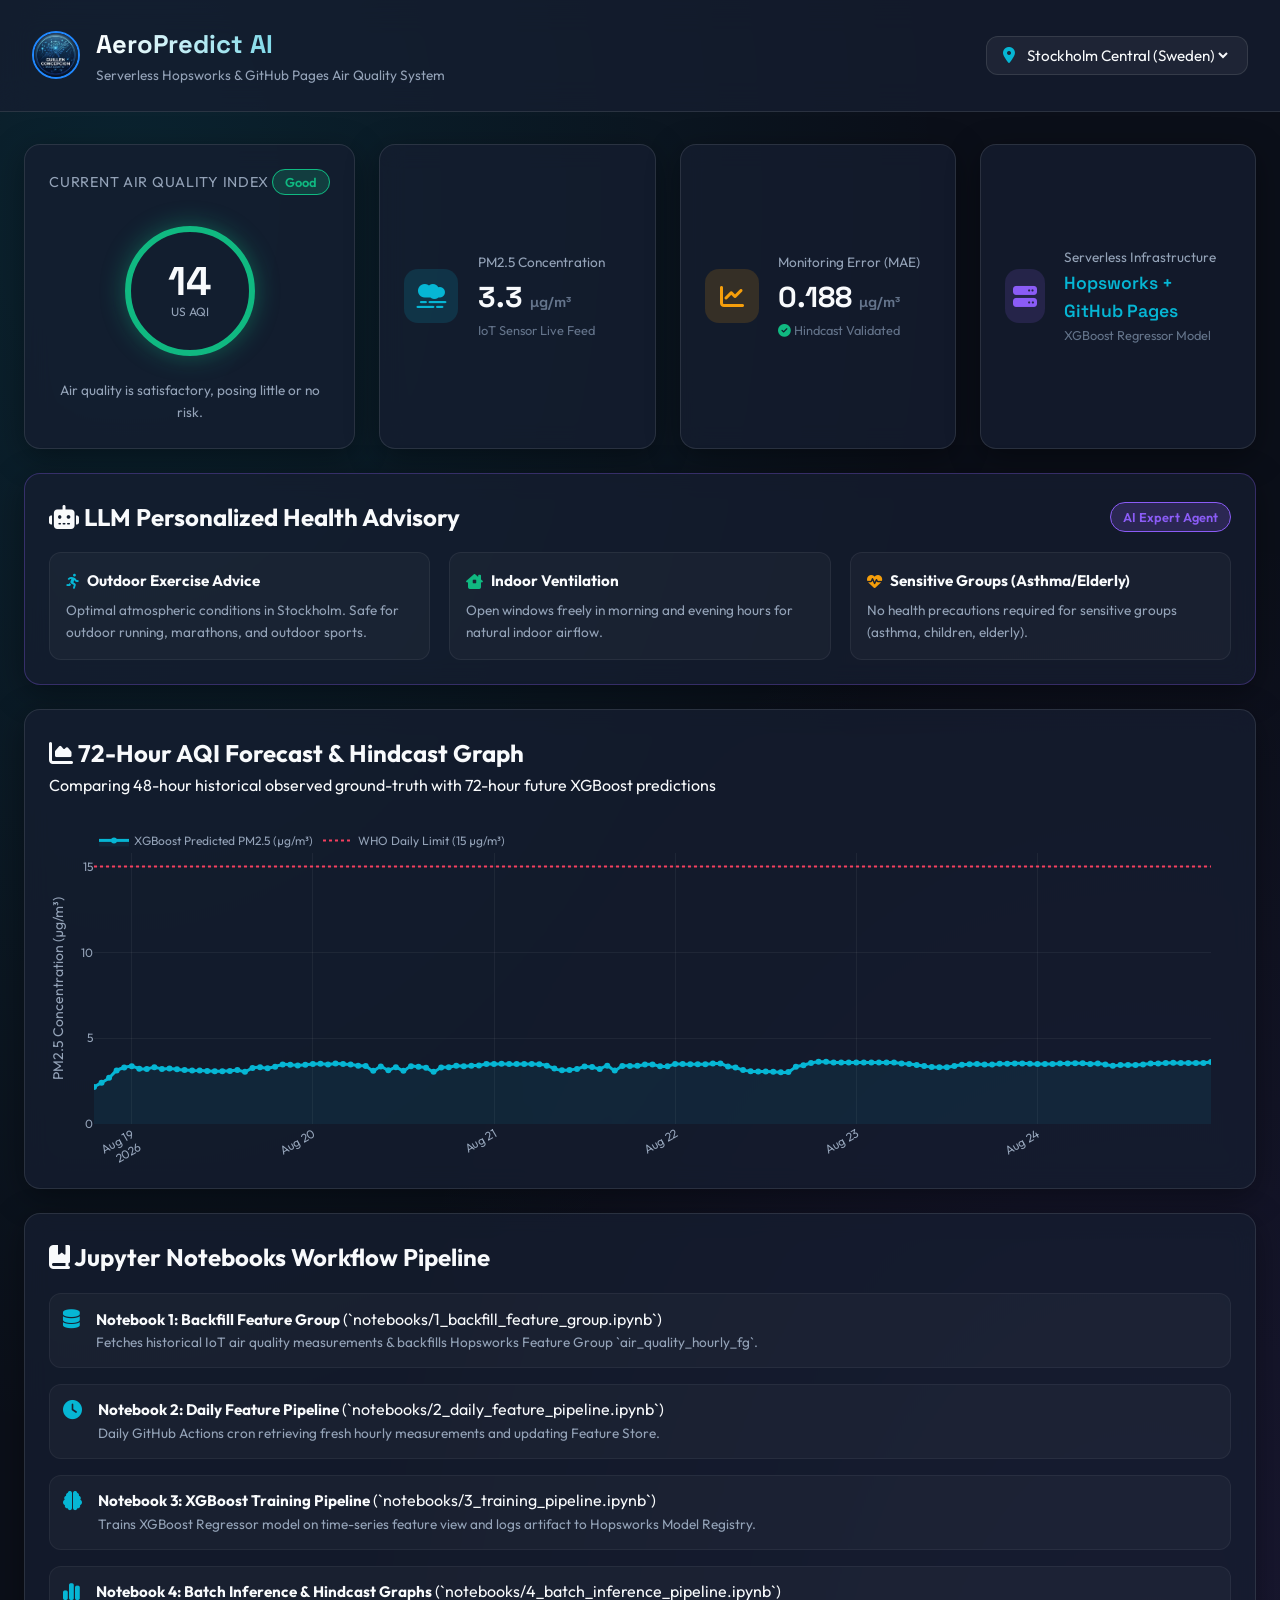
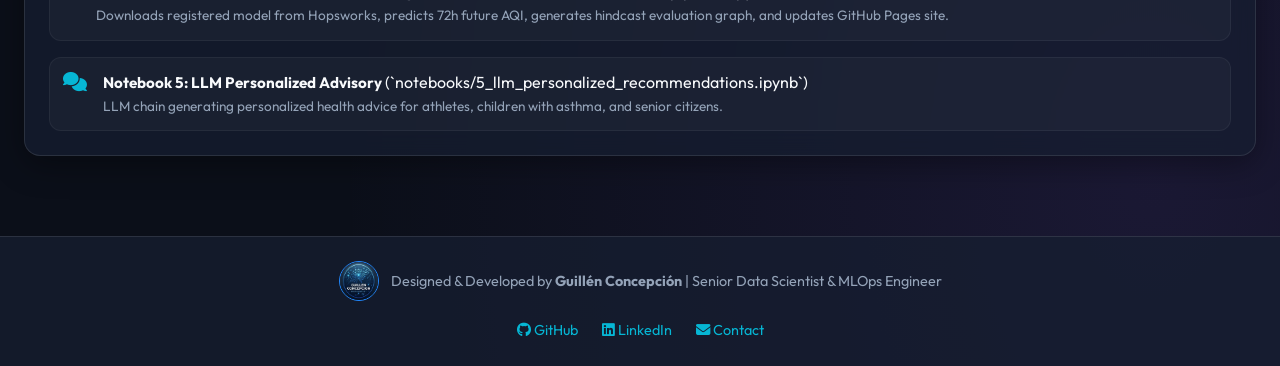
<file: docs/index.html>
<!DOCTYPE html>
<html lang="en">
<head>
  <meta charset="UTF-8">
  <meta name="viewport" content="width=device-width, initial-scale=1.0">
  <title>Air Quality AI Forecast | GitHub Pages & Hopsworks MLOps Platform</title>
  <meta name="description" content="Serverless IoT Air Quality Forecast and Hindcast graphs powered by Hopsworks, XGBoost, and GitHub Actions.">

  <!-- Google Fonts -->
  <link rel="preconnect" href="https://fonts.googleapis.com">
  <link rel="preconnect" href="https://fonts.gstatic.com" crossorigin>
  <link href="https://fonts.googleapis.com/css2?family=Outfit:wght@300;400;500;600;700&family=Space+Grotesk:wght@500;700&display=swap" rel="stylesheet">
  <link rel="stylesheet" href="https://cdnjs.cloudflare.com/ajax/libs/font-awesome/6.4.0/css/all.min.css">
  <script src="https://cdn.plot.ly/plotly-2.26.0.min.js"></script>
  <link rel="stylesheet" href="styles.css">
</head>
<body>

  <header class="app-header">
    <div class="logo-group">
      <img src="img%20Dara%20Scientist.png" alt="Guillén Concepción Data Scientist" class="author-avatar-img" style="height: 48px; width: 48px; border-radius: 50%; object-fit: cover; border: 2px solid #2088FF;">
      <div>
        <h1>AeroPredict AI</h1>
        <p class="subtitle">Serverless Hopsworks & GitHub Pages Air Quality System</p>
      </div>
    </div>
    <div class="header-actions">
      <div class="location-picker">
        <i class="fa-solid fa-location-dot"></i>
        <select id="locationSelect" aria-label="Select City Location">
          <option value="Stockholm" selected>Stockholm Central (Sweden)</option>
          <option value="Dublin">Dublin City Center (Ireland)</option>
          <option value="Madrid">Madrid Retiro (Spain)</option>
        </select>
      </div>
    </div>
  </header>

  <main class="dashboard-container">
    <section class="kpi-grid">
      <div class="glass-card aqi-card">
        <div class="card-header">
          <span class="card-title">Current Air Quality Index</span>
          <span class="badge" id="aqiBadge">Good</span>
        </div>
        <div class="gauge-wrapper">
          <div class="aqi-circle" id="aqiCircle">
            <span class="aqi-number" id="aqiValue">36</span>
            <span class="aqi-unit">US AQI</span>
          </div>
        </div>
        <p class="aqi-status-text" id="aqiDescription">Air quality is satisfactory for public health.</p>
      </div>

      <div class="glass-card kpi-card">
        <div class="kpi-icon pm25-icon"><i class="fa-solid fa-smog"></i></div>
        <div class="kpi-details">
          <span class="kpi-label">PM2.5 Concentration</span>
          <div class="kpi-value"><span id="pm25Value">8.7</span> <span class="unit">µg/m³</span></div>
          <p class="kpi-subtext">IoT Sensor Live Feed</p>
        </div>
      </div>

      <div class="glass-card kpi-card">
        <div class="kpi-icon drift-icon"><i class="fa-solid fa-chart-line"></i></div>
        <div class="kpi-details">
          <span class="kpi-label">Monitoring Error (MAE)</span>
          <div class="kpi-value"><span id="maeValue">1.52</span> <span class="unit">µg/m³</span></div>
          <p class="kpi-subtext"><i class="fa-solid fa-circle-check text-success"></i> Hindcast Validated</p>
        </div>
      </div>

      <div class="glass-card kpi-card">
        <div class="kpi-icon ops-icon"><i class="fa-solid fa-server"></i></div>
        <div class="kpi-details">
          <span class="kpi-label">Serverless Infrastructure</span>
          <div class="kpi-value-text">Hopsworks + GitHub Pages</div>
          <p class="kpi-subtext">XGBoost Regressor Model</p>
        </div>
      </div>
    </section>

    <!-- LLM Personalized Advisory Panel -->
    <section class="glass-card llm-panel">
      <div class="card-header flex-between">
        <h2><i class="fa-solid fa-robot"></i> LLM Personalized Health Advisory</h2>
        <span class="badge" style="background: rgba(139, 92, 246, 0.2); color: #8b5cf6; border-color: #8b5cf6;">AI Expert Agent</span>
      </div>
      <div class="llm-grid">
        <div class="llm-box">
          <strong><i class="fa-solid fa-person-running text-cyan"></i> Outdoor Exercise Advice</strong>
          <p id="llmActivity">Ideal conditions for outdoor workouts, running, and cycling. Air quality poses no restriction.</p>
        </div>
        <div class="llm-box">
          <strong><i class="fa-solid fa-house-chimney-window text-emerald"></i> Indoor Ventilation</strong>
          <p id="llmVentilation">Open windows freely during early morning and late evening to circulate fresh air.</p>
        </div>
        <div class="llm-box">
          <strong><i class="fa-solid fa-heart-pulse text-amber"></i> Sensitive Groups (Asthma/Elderly)</strong>
          <p id="llmSensitive">No special health precautions required for sensitive groups under current atmospheric conditions.</p>
        </div>
      </div>
    </section>

    <!-- Forecast & Hindcast Chart -->
    <section class="glass-card chart-card">
      <div class="card-header flex-between">
        <div>
          <h2><i class="fa-solid fa-chart-area"></i> 72-Hour AQI Forecast & Hindcast Graph</h2>
          <p class="section-subtitle">Comparing 48-hour historical observed ground-truth with 72-hour future XGBoost predictions</p>
        </div>
      </div>
      <div id="forecastChart" class="chart-container"></div>
    </section>

    <!-- Jupyter Notebooks Pipeline Directory -->
    <section class="glass-card">
      <div class="card-header">
        <h2><i class="fa-solid fa-book-bookmark"></i> Jupyter Notebooks Workflow Pipeline</h2>
      </div>
      <div class="arch-list">
        <div class="arch-item">
          <i class="fa-solid fa-database arch-icon"></i>
          <div>
            <strong>Notebook 1: Backfill Feature Group</strong> (`notebooks/1_backfill_feature_group.ipynb`)
            <p>Fetches historical IoT air quality measurements & backfills Hopsworks Feature Group `air_quality_hourly_fg`.</p>
          </div>
        </div>
        <div class="arch-item">
          <i class="fa-solid fa-clock arch-icon"></i>
          <div>
            <strong>Notebook 2: Daily Feature Pipeline</strong> (`notebooks/2_daily_feature_pipeline.ipynb`)
            <p>Daily GitHub Actions cron retrieving fresh hourly measurements and updating Feature Store.</p>
          </div>
        </div>
        <div class="arch-item">
          <i class="fa-solid fa-brain arch-icon"></i>
          <div>
            <strong>Notebook 3: XGBoost Training Pipeline</strong> (`notebooks/3_training_pipeline.ipynb`)
            <p>Trains XGBoost Regressor model on time-series feature view and logs artifact to Hopsworks Model Registry.</p>
          </div>
        </div>
        <div class="arch-item">
          <i class="fa-solid fa-chart-simple arch-icon"></i>
          <div>
            <strong>Notebook 4: Batch Inference & Hindcast Graphs</strong> (`notebooks/4_batch_inference_pipeline.ipynb`)
            <p>Downloads registered model from Hopsworks, predicts 72h future AQI, generates hindcast evaluation graph, and updates GitHub Pages site.</p>
          </div>
        </div>
        <div class="arch-item">
          <i class="fa-solid fa-comments arch-icon"></i>
          <div>
            <strong>Notebook 5: LLM Personalized Advisory</strong> (`notebooks/5_llm_personalized_recommendations.ipynb`)
            <p>LLM chain generating personalized health advice for athletes, children with asthma, and senior citizens.</p>
          </div>
        </div>
      </div>
    </section>
  </main>

  <footer class="app-footer">
    <div class="footer-profile" style="display: flex; align-items: center; justify-content: center; gap: 12px; margin-bottom: 10px;">
      <img src="img%20Dara%20Scientist.png" alt="Guillén Concepción" style="height: 40px; width: 40px; border-radius: 50%; border: 1.5px solid #2088FF;">
      <p style="margin: 0;">Designed & Developed by <strong>Guillén Concepción</strong> | Senior Data Scientist & MLOps Engineer</p>
    </div>
    <div class="social-links">
      <a href="https://github.com/GuillenConcepcion/DS-AeroPredict-AI-Enterprise-Serverless-MLOps-RAG-LLM-Air-Quality-Forecasting-Platform" target="_blank"><i class="fa-brands fa-github"></i> GitHub</a>
      <a href="https://www.linkedin.com/in/guillen-concepcion-25266b127" target="_blank"><i class="fa-brands fa-linkedin"></i> LinkedIn</a>
      <a href="mailto:guillenconcepcion@gmail.com"><i class="fa-solid fa-envelope"></i> Contact</a>
    </div>
  </footer>

  <script src="app.js"></script>
</body>
</html>
</file>
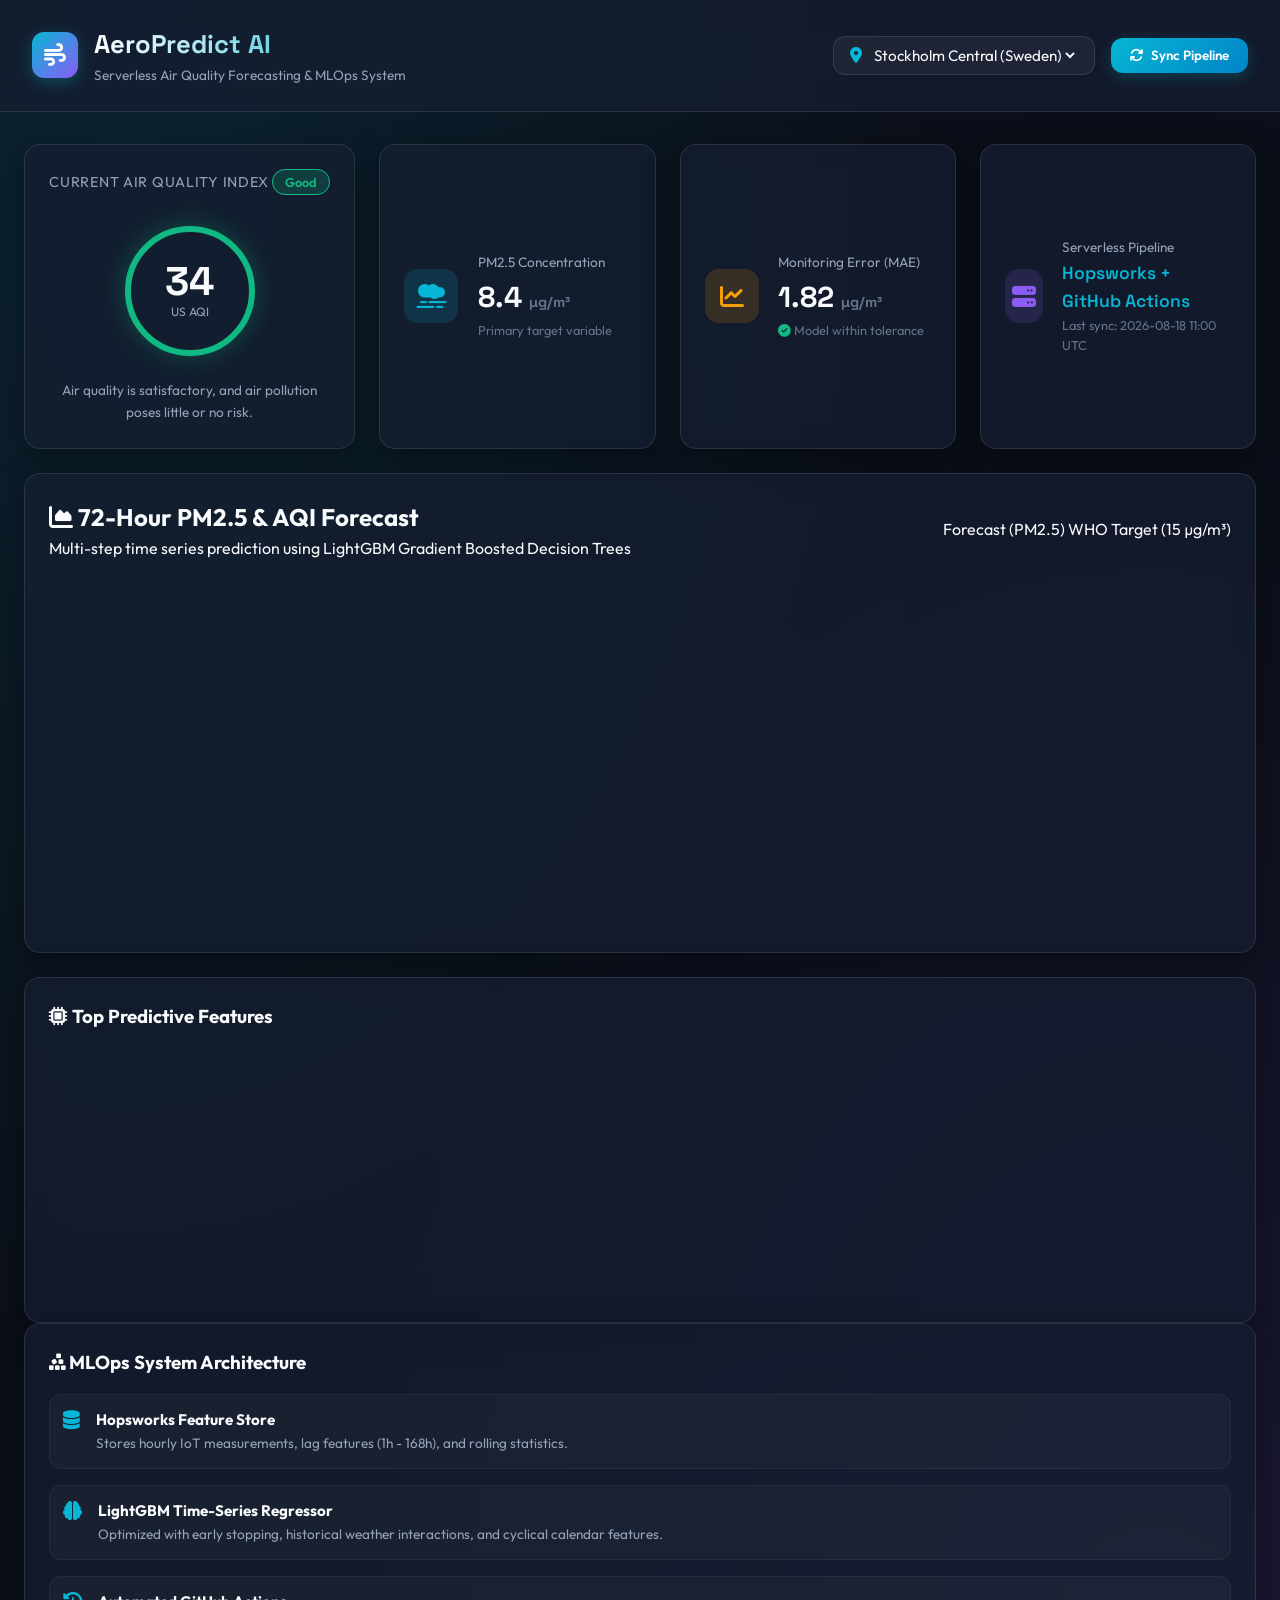
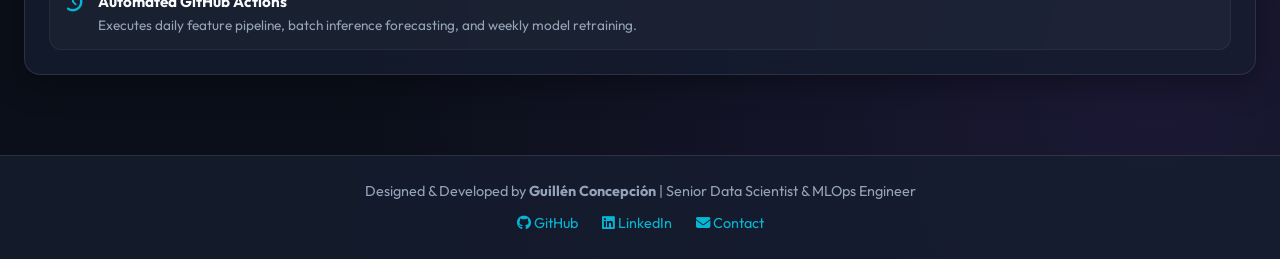
<file: web/index.html>
<!DOCTYPE html>
<html lang="en">
<head>
  <meta charset="UTF-8">
  <meta name="viewport" content="width=device-width, initial-scale=1.0">
  <title>Air Quality AI Forecast | Serverless MLOps Platform</title>
  <meta name="description" content="Real-time IoT Air Quality Forecasting System powered by Hopsworks, LightGBM, and GitHub Actions.">

  <!-- Google Fonts -->
  <link rel="preconnect" href="https://fonts.googleapis.com">
  <link rel="preconnect" href="https://fonts.gstatic.com" crossorigin>
  <link href="https://fonts.googleapis.com/css2?family=Outfit:wght@300;400;500;600;700&family=Space+Grotesk:wght@500;700&display=swap" rel="stylesheet">

  <!-- FontAwesome Icons -->
  <link rel="stylesheet" href="https://cdnjs.cloudflare.com/ajax/libs/font-awesome/6.4.0/css/all.min.css">

  <!-- Plotly.js -->
  <script src="https://cdn.plot.ly/plotly-2.26.0.min.js"></script>

  <link rel="stylesheet" href="styles.css">
</head>
<body>

  <!-- Header Banner -->
  <header class="app-header">
    <div class="logo-group">
      <div class="logo-icon"><i class="fa-solid fa-wind"></i></div>
      <div>
        <h1>AeroPredict AI</h1>
        <p class="subtitle">Serverless Air Quality Forecasting & MLOps System</p>
      </div>
    </div>
    <div class="header-actions">
      <div class="location-picker">
        <i class="fa-solid fa-location-dot"></i>
        <select id="locationSelect" aria-label="Select City Location">
          <option value="Stockholm" selected>Stockholm Central (Sweden)</option>
          <option value="Dublin">Dublin City Center (Ireland)</option>
          <option value="Madrid">Madrid Retiro (Spain)</option>
        </select>
      </div>
      <button id="refreshBtn" class="btn-refresh" title="Refresh Live Data">
        <i class="fa-solid fa-arrows-rotate"></i> Sync Pipeline
      </button>
    </div>
  </header>

  <main class="dashboard-container">

    <!-- KPI Summary Grid -->
    <section class="kpi-grid">

      <!-- AQI Gauge Card -->
      <div class="glass-card aqi-card">
        <div class="card-header">
          <span class="card-title">Current Air Quality Index</span>
          <span class="badge" id="aqiBadge">Good</span>
        </div>
        <div class="gauge-wrapper">
          <div class="aqi-circle" id="aqiCircle">
            <span class="aqi-number" id="aqiValue">34</span>
            <span class="aqi-unit">US AQI</span>
          </div>
        </div>
        <p class="aqi-status-text" id="aqiDescription">Air quality is satisfactory, and air pollution poses little or no risk.</p>
      </div>

      <!-- PM2.5 Concentration Card -->
      <div class="glass-card kpi-card">
        <div class="kpi-icon pm25-icon"><i class="fa-solid fa-smog"></i></div>
        <div class="kpi-details">
          <span class="kpi-label">PM2.5 Concentration</span>
          <div class="kpi-value"><span id="pm25Value">8.4</span> <span class="unit">µg/m³</span></div>
          <p class="kpi-subtext">Primary target variable</p>
        </div>
      </div>

      <!-- MLOps Drift Monitor -->
      <div class="glass-card kpi-card">
        <div class="kpi-icon drift-icon"><i class="fa-solid fa-chart-line"></i></div>
        <div class="kpi-details">
          <span class="kpi-label">Monitoring Error (MAE)</span>
          <div class="kpi-value"><span id="maeValue">1.82</span> <span class="unit">µg/m³</span></div>
          <p class="kpi-subtext"><i class="fa-solid fa-circle-check text-success"></i> Model within tolerance</p>
        </div>
      </div>

      <!-- Serverless Pipeline Status -->
      <div class="glass-card kpi-card">
        <div class="kpi-icon ops-icon"><i class="fa-solid fa-server"></i></div>
        <div class="kpi-details">
          <span class="kpi-label">Serverless Pipeline</span>
          <div class="kpi-value-text"><span id="pipelineStatus">Hopsworks + GitHub Actions</span></div>
          <p class="kpi-subtext" id="lastUpdatedTime">Last sync: 2026-08-18 11:00 UTC</p>
        </div>
      </div>

    </section>

    <!-- Forecast Plot Section -->
    <section class="glass-card chart-card">
      <div class="card-header flex-between">
        <div>
          <h2><i class="fa-solid fa-chart-area"></i> 72-Hour PM2.5 & AQI Forecast</h2>
          <p class="section-subtitle">Multi-step time series prediction using LightGBM Gradient Boosted Decision Trees</p>
        </div>
        <div class="chart-legend">
          <span class="legend-item"><span class="dot forecast-dot"></span> Forecast (PM2.5)</span>
          <span class="legend-item"><span class="dot threshold-dot"></span> WHO Target (15 µg/m³)</span>
        </div>
      </div>
      <div id="forecastChart" class="chart-container"></div>
    </section>

    <!-- Feature Importance & Model Details -->
    <section class="grid-2col">
      <div class="glass-card">
        <div class="card-header">
          <h3><i class="fa-solid fa-microchip"></i> Top Predictive Features</h3>
        </div>
        <div id="featureImportanceChart" class="chart-container-sm"></div>
      </div>

      <div class="glass-card">
        <div class="card-header">
          <h3><i class="fa-solid fa-cubes-stacked"></i> MLOps System Architecture</h3>
        </div>
        <div class="arch-list">
          <div class="arch-item">
            <i class="fa-solid fa-database arch-icon"></i>
            <div>
              <strong>Hopsworks Feature Store</strong>
              <p>Stores hourly IoT measurements, lag features (1h - 168h), and rolling statistics.</p>
            </div>
          </div>
          <div class="arch-item">
            <i class="fa-solid fa-brain arch-icon"></i>
            <div>
              <strong>LightGBM Time-Series Regressor</strong>
              <p>Optimized with early stopping, historical weather interactions, and cyclical calendar features.</p>
            </div>
          </div>
          <div class="arch-item">
            <i class="fa-solid fa-clock-rotate-left arch-icon"></i>
            <div>
              <strong>Automated GitHub Actions</strong>
              <p>Executes daily feature pipeline, batch inference forecasting, and weekly model retraining.</p>
            </div>
          </div>
        </div>
      </div>
    </section>

  </main>

  <!-- Footer with Bio -->
  <footer class="app-footer">
    <p>Designed & Developed by <strong>Guillén Concepción</strong> | Senior Data Scientist & MLOps Engineer</p>
    <div class="social-links">
      <a href="https://github.com/GuillenConcepcion/DS-AeroPredict-AI-Enterprise-Serverless-MLOps-RAG-LLM-Air-Quality-Forecasting-Platform" target="_blank"><i class="fa-brands fa-github"></i> GitHub</a>
      <a href="https://www.linkedin.com/in/guillen-concepcion-25266b127" target="_blank"><i class="fa-brands fa-linkedin"></i> LinkedIn</a>
      <a href="mailto:guillenconcepcion@gmail.com"><i class="fa-solid fa-envelope"></i> Contact</a>
    </div>
  </footer>

  <script src="app.js"></script>
</body>
</html>
</file>
<file: docs/styles.css>
/* AeroPredict AI - GitHub Pages Stylesheet */
@import url('../web/styles.css');
</file>
<file: web/styles.css>
/* ==========================================================================
   AeroPredict AI - Premium Dark Glassmorphism Design System
   ========================================================================== */

:root {
  --bg-dark: #0b0f19;
  --bg-card: rgba(22, 30, 49, 0.75);
  --bg-card-hover: rgba(30, 41, 67, 0.85);
  --border-color: rgba(255, 255, 255, 0.1);

  --accent-cyan: #06b6d4;
  --accent-emerald: #10b981;
  --accent-amber: #f59e0b;
  --accent-rose: #f43f5e;
  --accent-purple: #8b5cf6;

  --text-primary: #f8fafc;
  --text-secondary: #94a3b8;
  --text-muted: #64748b;

  --font-main: 'Outfit', -apple-system, BlinkMacSystemFont, sans-serif;
  --font-heading: 'Space Grotesk', sans-serif;

  --shadow-glow: 0 8px 32px 0 rgba(0, 0, 0, 0.37);
  --radius-lg: 16px;
  --radius-md: 12px;
}

* {
  box-sizing: border-box;
  margin: 0;
  padding: 0;
}

body {
  font-family: var(--font-main);
  background-color: var(--bg-dark);
  background-image: 
    radial-gradient(at 10% 10%, rgba(6, 182, 212, 0.12) 0px, transparent 50%),
    radial-gradient(at 90% 90%, rgba(139, 92, 246, 0.12) 0px, transparent 50%);
  color: var(--text-primary);
  min-height: 100vh;
  display: flex;
  flex-direction: column;
  line-height: 1.6;
}

/* Header Banner */
.app-header {
  display: flex;
  justify-content: space-between;
  align-items: center;
  padding: 1.5rem 2rem;
  background: var(--bg-card);
  backdrop-filter: blur(16px);
  border-bottom: 1px solid var(--border-color);
  position: sticky;
  top: 0;
  z-index: 100;
}

.logo-group {
  display: flex;
  align-items: center;
  gap: 1rem;
}

.logo-icon {
  width: 46px;
  height: 46px;
  background: linear-gradient(135deg, var(--accent-cyan), var(--accent-purple));
  border-radius: 12px;
  display: flex;
  align-items: center;
  justify-content: center;
  font-size: 1.4rem;
  color: white;
  box-shadow: 0 4px 15px rgba(6, 182, 212, 0.3);
}

.logo-group h1 {
  font-family: var(--font-heading);
  font-size: 1.6rem;
  font-weight: 700;
  background: linear-gradient(90deg, #ffffff, var(--accent-cyan));
  -webkit-background-clip: text;
  -webkit-text-fill-color: transparent;
}

.subtitle {
  font-size: 0.85rem;
  color: var(--text-secondary);
}

.header-actions {
  display: flex;
  gap: 1rem;
  align-items: center;
}

.location-picker {
  background: rgba(255, 255, 255, 0.05);
  border: 1px solid var(--border-color);
  border-radius: var(--radius-md);
  padding: 0.5rem 1rem;
  display: flex;
  align-items: center;
  gap: 0.5rem;
  color: var(--accent-cyan);
}

.location-picker select {
  background: transparent;
  border: none;
  color: var(--text-primary);
  font-family: var(--font-main);
  font-size: 0.95rem;
  outline: none;
  cursor: pointer;
}

.location-picker select option {
  background: var(--bg-dark);
  color: var(--text-primary);
}

.btn-refresh {
  background: linear-gradient(135deg, var(--accent-cyan), #0284c7);
  color: white;
  border: none;
  padding: 0.6rem 1.2rem;
  border-radius: var(--radius-md);
  font-family: var(--font-main);
  font-weight: 600;
  cursor: pointer;
  display: flex;
  align-items: center;
  gap: 0.5rem;
  transition: all 0.2s ease;
  box-shadow: 0 4px 15px rgba(6, 182, 212, 0.25);
}

.btn-refresh:hover {
  transform: translateY(-2px);
  box-shadow: 0 6px 20px rgba(6, 182, 212, 0.4);
}

/* Dashboard Content Container */
.dashboard-container {
  max-width: 1280px;
  margin: 2rem auto;
  padding: 0 1.5rem;
  flex: 1;
  width: 100%;
  display: flex;
  flex-direction: column;
  gap: 1.5rem;
}

/* Glassmorphism Cards */
.glass-card {
  background: var(--bg-card);
  backdrop-filter: blur(12px);
  border: 1px solid var(--border-color);
  border-radius: var(--radius-lg);
  padding: 1.5rem;
  box-shadow: var(--shadow-glow);
  transition: all 0.3s ease;
}

.glass-card:hover {
  background: var(--bg-card-hover);
  border-color: rgba(255, 255, 255, 0.2);
}

.card-header {
  margin-bottom: 1rem;
}

.card-title {
  font-size: 0.9rem;
  text-transform: uppercase;
  letter-spacing: 0.05em;
  color: var(--text-secondary);
}

.flex-between {
  display: flex;
  justify-content: space-between;
  align-items: center;
}

/* KPI Grid */
.kpi-grid {
  display: grid;
  grid-template-columns: 1.2fr repeat(3, 1fr);
  gap: 1.5rem;
}

@media (max-width: 992px) {
  .kpi-grid {
    grid-template-columns: 1fr 1fr;
  }
}

@media (max-width: 600px) {
  .kpi-grid {
    grid-template-columns: 1fr;
  }
}

/* AQI Gauge Card */
.aqi-card {
  display: flex;
  flex-direction: column;
  align-items: center;
  text-align: center;
}

.gauge-wrapper {
  margin: 1rem 0;
}

.aqi-circle {
  width: 130px;
  height: 130px;
  border-radius: 50%;
  border: 6px solid var(--accent-emerald);
  display: flex;
  flex-direction: column;
  align-items: center;
  justify-content: center;
  box-shadow: 0 0 25px rgba(16, 185, 129, 0.3);
  transition: all 0.4s ease;
}

.aqi-number {
  font-family: var(--font-heading);
  font-size: 2.5rem;
  font-weight: 700;
  line-height: 1;
}

.aqi-unit {
  font-size: 0.75rem;
  color: var(--text-secondary);
}

.badge {
  padding: 0.25rem 0.75rem;
  border-radius: 20px;
  font-size: 0.8rem;
  font-weight: 600;
  background: rgba(16, 185, 129, 0.2);
  color: var(--accent-emerald);
  border: 1px solid var(--accent-emerald);
}

.aqi-status-text {
  font-size: 0.85rem;
  color: var(--text-secondary);
  margin-top: 0.5rem;
}

/* Generic KPI Cards */
.kpi-card {
  display: flex;
  align-items: center;
  gap: 1.2rem;
}

.kpi-icon {
  width: 54px;
  height: 54px;
  border-radius: 14px;
  display: flex;
  align-items: center;
  justify-content: center;
  font-size: 1.5rem;
}

.pm25-icon {
  background: rgba(6, 182, 212, 0.15);
  color: var(--accent-cyan);
}

.drift-icon {
  background: rgba(245, 158, 11, 0.15);
  color: var(--accent-amber);
}

.ops-icon {
  background: rgba(139, 92, 246, 0.15);
  color: var(--accent-purple);
}

.kpi-label {
  font-size: 0.85rem;
  color: var(--text-secondary);
  display: block;
}

.kpi-value {
  font-family: var(--font-heading);
  font-size: 1.8rem;
  font-weight: 700;
}

.kpi-value-text {
  font-family: var(--font-heading);
  font-size: 1.1rem;
  font-weight: 600;
  color: var(--accent-cyan);
}

.unit {
  font-size: 0.9rem;
  color: var(--text-muted);
}

.kpi-subtext {
  font-size: 0.8rem;
  color: var(--text-muted);
}

.text-success {
  color: var(--accent-emerald);
}

/* LLM Advisory Panel */
.llm-panel {
  border-color: rgba(139, 92, 246, 0.3);
}

.llm-grid {
  display: grid;
  grid-template-columns: repeat(3, 1fr);
  gap: 1.2rem;
  margin-top: 0.5rem;
}

@media (max-width: 768px) {
  .llm-grid {
    grid-template-columns: 1fr;
  }
}

.llm-box {
  background: rgba(255, 255, 255, 0.03);
  border: 1px solid rgba(255, 255, 255, 0.06);
  border-radius: var(--radius-md);
  padding: 1rem;
  display: flex;
  flex-direction: column;
  gap: 0.4rem;
}

.llm-box strong {
  font-size: 0.95rem;
  color: var(--text-primary);
  display: flex;
  align-items: center;
  gap: 0.5rem;
}

.llm-box p {
  font-size: 0.85rem;
  color: var(--text-secondary);
}

.text-cyan { color: var(--accent-cyan); }
.text-emerald { color: var(--accent-emerald); }
.text-amber { color: var(--accent-amber); }

/* Charts */
.chart-card {
  min-height: 420px;
}

.chart-container {
  width: 100%;
  height: 350px;
}

.chart-container-sm {
  width: 100%;
  height: 250px;
}

/* Architecture List */
.arch-list {
  display: flex;
  flex-direction: column;
  gap: 1rem;
  margin-top: 0.5rem;
}

.arch-item {
  display: flex;
  gap: 1rem;
  align-items: flex-start;
  padding: 0.8rem;
  background: rgba(255, 255, 255, 0.03);
  border-radius: var(--radius-md);
  border: 1px solid rgba(255, 255, 255, 0.05);
}

.arch-icon {
  font-size: 1.2rem;
  color: var(--accent-cyan);
  margin-top: 0.2rem;
}

.arch-item strong {
  color: var(--text-primary);
  font-size: 0.95rem;
}

.arch-item p {
  font-size: 0.85rem;
  color: var(--text-secondary);
}

/* Footer */
.app-footer {
  margin-top: 3rem;
  padding: 1.5rem;
  background: var(--bg-card);
  border-top: 1px solid var(--border-color);
  text-align: center;
  font-size: 0.9rem;
  color: var(--text-secondary);
  display: flex;
  flex-direction: column;
  gap: 0.5rem;
  align-items: center;
}

.social-links {
  display: flex;
  gap: 1.5rem;
}

.social-links a {
  color: var(--accent-cyan);
  text-decoration: none;
  transition: color 0.2s ease;
}

.social-links a:hover {
  color: var(--accent-purple);
}
</file>
